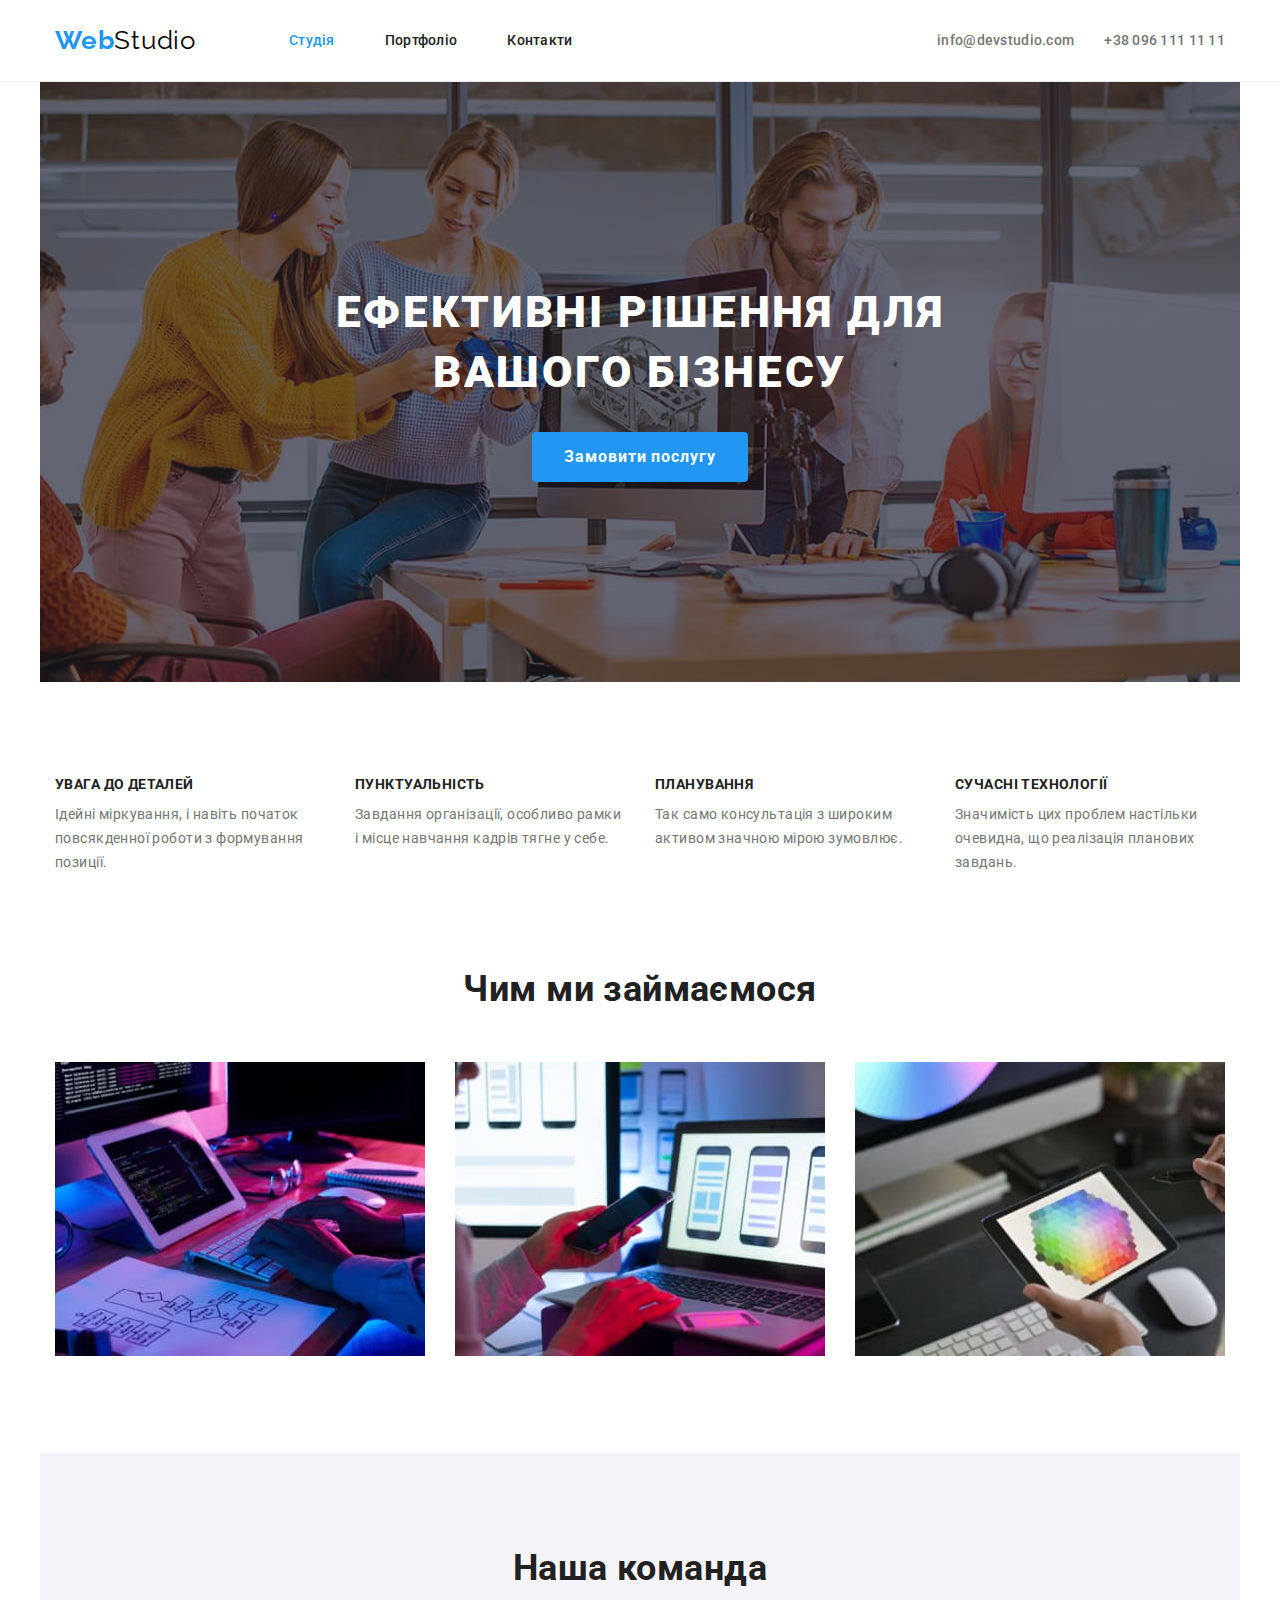
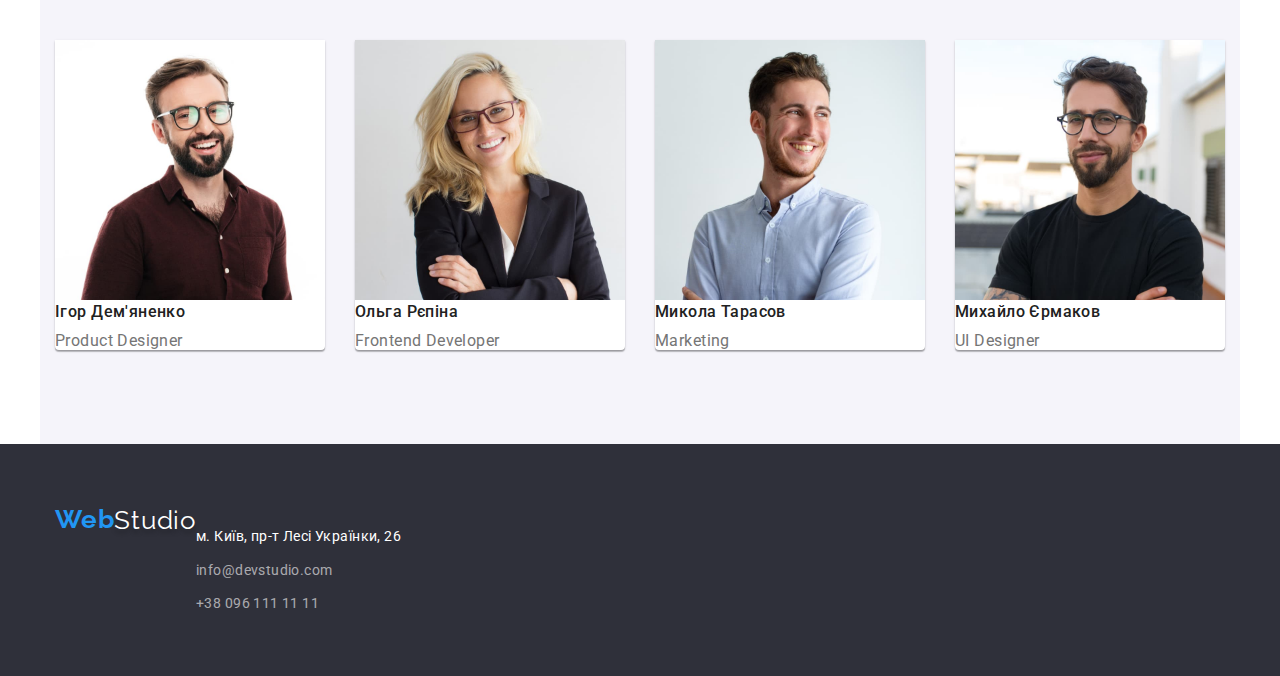
<file: index.html>
<!DOCTYPE html>
<html lang="uk">
<head>
    <meta charset="UTF-8">
    <meta http-equiv="X-UA-Compatible" content="IE=edge">
    <meta name="viewport" content="width=device-width, initial-scale=1.0">
    <title>WebStudio</title>
    <link rel="preconnect" href="https://fonts.googleapis.com"> 
    <link rel="preconnect" href="https://fonts.gstatic.com" crossorigin> 
    <link href="https://fonts.googleapis.com/css2?family=Oleo+Script&family=Raleway:wght@700&family=Roboto:wght@400;500;700;900&display=swap" rel="stylesheet">
    <link rel="stylesheet" href="https://cdnjs.cloudflare.com/ajax/libs/modern-normalize/1.1.0/modern-normalize.min.css">
    <link rel="stylesheet" href="./css/styles.css">
</head>
<body>
    <header class="page-header">
        <nav class="container-nav">
            <a href="./index.html" class="logo-first">Web</a><a href="./index.html" class="logo-second">Studio</a>
            <ul class="list-header">
                <li class="list-header-item"><a href="./index.html" class="header-link link header-link-active">Студія</a></li> 
                <li class="list-header-item"><a href="./portfolio.html" class="header-link">Портфоліо</a></li>
                <li class="list-header-item"><a href="#" class="header-link">Контакти</a></li>
            </ul>
            <ul class="list-header-contact">
            <li class="list-header-item-contact"><a href="mailto:winfo@devstudio.com" class="header-link-contacts">info@devstudio.com</a></li>
            <li class="list-header-item-contact"><a href="tel:+380961111111" class="header-link-contacts">+38 096 111 11 11</a></li>
            </ul>
        </nav>
    </header>
    <section class="container-res first-section">
        <h1 class="first-section-text">ЕФЕКТИВНІ РІШЕННЯ ДЛЯ<br>ВАШОГО БІЗНЕСУ</h1>
        <button class="primary-button" type="button">Замовити послугу</button>
    </section>
    <section class="section-cons container-res">
        <h2 class="section-title" hidden>Наші переваги</h2>
        <ul class="list-cons">
            <li class="list-cons-item">
                <h3 class="section-subtitle">УВАГА ДО ДЕТАЛЕЙ</h3>
                <p class="p-text">Ідейні міркування, і навіть початок повсякденної роботи з формування позиції.</p>
            </li>
            <li class="list-cons-item">
                <h3 class="section-subtitle">ПУНКТУАЛЬНІСТЬ</h3>
                <p class="p-text">Завдання організації, особливо рамки і місце навчання кадрів тягне у себе.</p>
            </li>
            <li class="list-cons-item">
                <h3 class="section-subtitle">ПЛАНУВАННЯ</h3>
                <p class="p-text">Так само консультація з широким активом значною мірою зумовлює.</p>
            </li>
            <li class="list-cons-item">
                <h3 class="section-subtitle">СУЧАСНІ ТЕХНОЛОГІЇ</h3>
                <p class="p-text">Значимість цих проблем настільки очевидна, що реалізація планових завдань.</p>
            </li>
        </ul>
    </section>
    <section class="section-activities container-res">
        <h2 class="section-title">Чим ми займаємося</h2>
        <ul class="list-specialities">
            <li class="list-specialities-item">
                <img src="./images/photo1.jpg" alt="typing" width="370">
            </li>
            <li class="list-specialities-item">
                <img src="./images/photo2.jpg" alt="phones" width="370">
            </li>
            <li class="list-specialities-item">
                <img src="./images/photo3.jpg" alt="tablet" width="370">
            </li>
        </ul>
    </section>
    <section class="section-teammembers container-res">
        <h2 class="section-title-team">Наша команда</h2>
        <ul class="list-members">
            <li class="teammember-frame">
                <img src="./images/person1.jpg" alt="Igor" width="270">
                <h3 class="teammember-name">Ігор Дем'яненко</h3>
                <p class="p-text-teammember">Product Designer</p>
            </li>
            <li class="teammember-frame">
                <img src="./images/person2.jpg" alt="Olga" width="270">
                <h3 class="teammember-name">Ольга Рєпіна</h3>
                <p class="p-text-teammember">Frontend Developer</p>
            </li>
            <li class="teammember-frame">
                <img src="./images/person3.jpg" alt="Mykola" width="270">
                <h3 class="teammember-name">Микола Тарасов</h3>
                <p class="p-text-teammember">Marketing</p>
            </li>
            <li class="teammember-frame">
                <img src="./images/person4.jpg" alt="Mykhailo" width="270">
                <h3 class="teammember-name">Михайло Єрмаков</h3>
                <p class="p-text-teammember">UI Designer</p>
            </li>
        </ul>
    </section>
    <footer class="footer-section">
        <nav class="container-footer">
            <a href="./index.html" class="logo-first">Web</a><a href="./index.html" class="logo-second-footer">Studio</a>
            <address class="adress-footer">
                <ul class="list-footer">
                    <li class="footer-item"><a class="footer-link" href="https://www.google.com/maps/d/u/0/viewer?mid=10uSM3H-mIU3GznYo2szRIEphczw&hl=en_US&ll=50.42732700000001%2C30.538092&z=17" target="_blank" rel="noopener noreferrer nofollow">м. Київ, пр-т Лесі Українки, 26 </a> </li>
                    <li class="footer-item"><a class="footer-link-contacts" href="mailto:winfo@devstudio.com">info@devstudio.com</a></li>
                    <li class="footer-item"><a class="footer-link-contacts" href="tel:+380961111111">+38 096 111 11 11</a></li>
                </ul>
            </address>
        </nav>
    </footer>
</body>
</html>
</file>
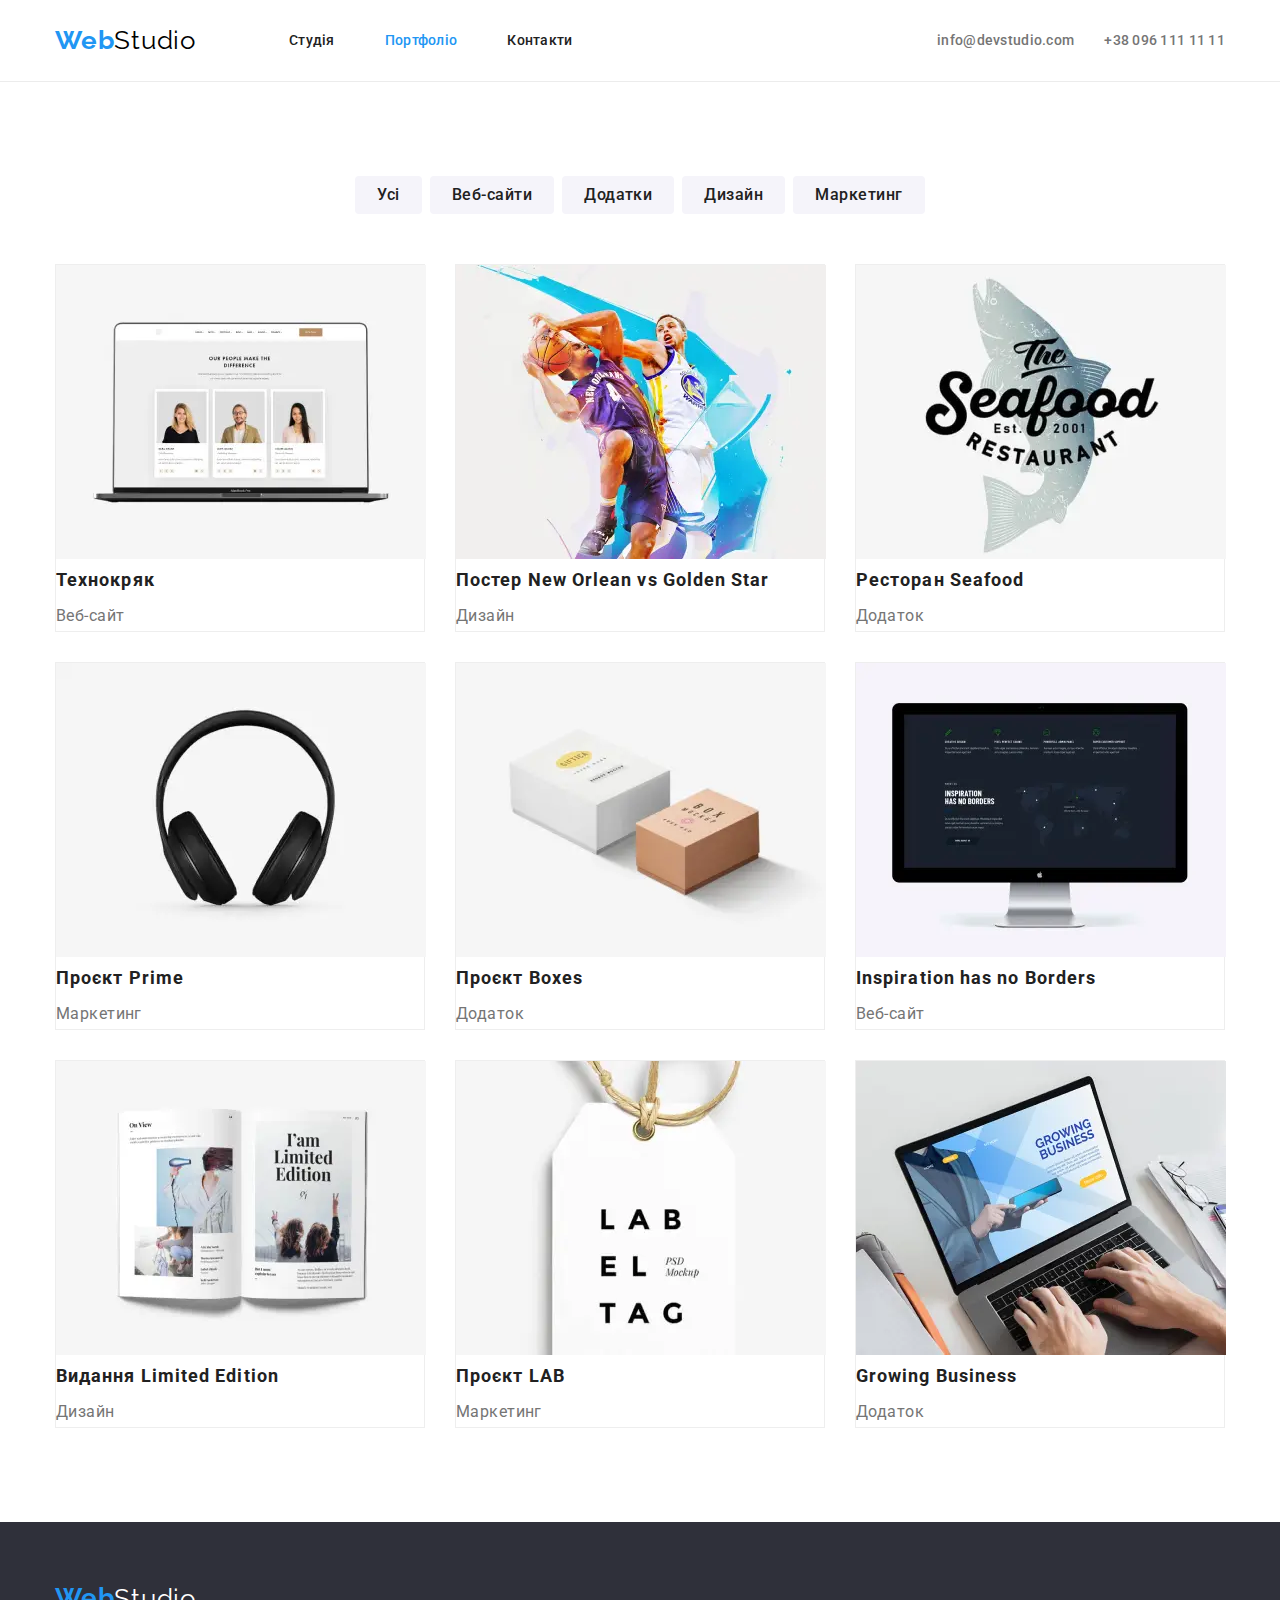
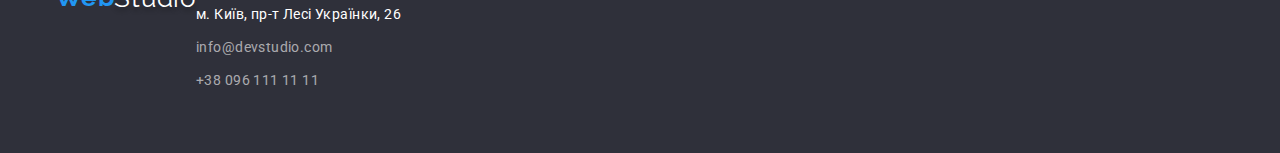
<file: portfolio.html>
<!DOCTYPE html>
<html lang="uk">
<head>
    <meta charset="UTF-8">
    <meta http-equiv="X-UA-Compatible" content="IE=edge">
    <meta name="viewport" content="width=device-width, initial-scale=1.0">
    <title>WebStudio</title>
    <link rel="preconnect" href="https://fonts.googleapis.com"> 
    <link rel="preconnect" href="https://fonts.gstatic.com" crossorigin> 
    <link href="https://fonts.googleapis.com/css2?family=Oleo+Script&family=Raleway:wght@700&family=Roboto:wght@400;500;700;900&display=swap" rel="stylesheet">
    <link rel="stylesheet" href="https://cdnjs.cloudflare.com/ajax/libs/modern-normalize/1.1.0/modern-normalize.min.css">
    <link rel="stylesheet" href="./css/styles.css">
</head>
<body>
    <header class="page-header">
        <nav class="container-nav">
            <a href="./index.html" class="logo-first">Web</a><a href="./index.html" class="logo-second">Studio</a>
            <ul class="list-header">
                <li class="list-header-item"><a href="./index.html" class="header-link">Студія</a></li> 
                <li class="list-header-item"><a href="./portfolio.html" class="header-link link header-link-active">Портфоліо</a></li>
                <li class="list-header-item"><a href="#" class="header-link">Контакти</a></li>
            </ul>
            <ul class="list-header-contact">
            <li class="list-header-item-contact"><a href="mailto:winfo@devstudio.com" class="header-link-contacts">info@devstudio.com</a></li>
            <li class="list-header-item-contact"><a href="tel:+380961111111" class="header-link-contacts">+38 096 111 11 11</a></li>
            </ul>
        </nav>
    </header>
    <main>
        <section class="section-filters container-res">
            <h1 hidden>Filters</h1>
            <ul class="list-filters">
                <li class="portfolio-filter-item"><button class="portfolio-filter" type="button">Усі</button></li>
                <li class="portfolio-filter-item"><button class="portfolio-filter" type="button">Веб-сайти</button></li>
                <li class="portfolio-filter-item"><button class="portfolio-filter" type="button">Додатки</button></li>
                <li class="portfolio-filter-item"><button class="portfolio-filter" type="button">Дизайн</button></li>
                <li class="portfolio-filter-item"><button class="portfolio-filter" type="button">Маркетинг</button></li>
            </ul>
            <ul class="portfolio-filter-elements">
            <li class="portfolio-frame">
                <a> 
                    <img src="./images/technocriak.webp" alt="Technocriak" width="370">
                    <h2 class="portfolio-element">Технокряк</h2>
                    <p class="portfolio-group">Веб-сайт</p>
                </a> 
            </li>
            <li class="portfolio-frame">
                <a> 
                    <img src="./images/goldenstar.webp" alt="Goldenstar" width="370">
                    <h2 class="portfolio-element">Постер New Orlean vs Golden Star</h2>
                    <p class="portfolio-group">Дизайн</p>
                </a>
            </li>
            <li class="portfolio-frame">
                <a> 
                    <img src="./images/seafood.webp" alt="Seafood" width="370">
                    <h2 class="portfolio-element">Ресторан Seafood</h2>
                    <p class="portfolio-group">Додаток</p>
                </a>
            </li>
            <li class="portfolio-frame">
                <a> 
                    <img src="./images/headphones.webp" alt="Headphones" width="370">
                    <h2 class="portfolio-element">Проєкт Prime</h2>
                    <p class="portfolio-group">Маркетинг</p>
                </a>
            </li>
            <li class="portfolio-frame">
                <a> 
                    <img src="./images/boxes.webp" alt="Boxes" width="370">
                    <h2 class="portfolio-element">Проєкт Boxes</h2>
                    <p class="portfolio-group">Додаток</p>
                </a>
            </li>
            <li class="portfolio-frame">
                <a> 
                    <img src="./images/desktop.webp" alt="Desktop" width="370">
                    <h2 class="portfolio-element">Inspiration has no Borders</h2>
                    <p class="portfolio-group">Веб-сайт</p>
                </a>
            </li>
            <li class="portfolio-frame">
                <a> 
                    <img src="./images/book.webp" alt="Publish house" width="370">
                    <h2 class="portfolio-element">Видання Limited Edition</h2>
                    <p class="portfolio-group">Дизайн</p>
                </a>
            </li>
            <li class="portfolio-frame">
                <a> 
                    <img src="./images/label.webp" alt="Label" width="370">
                    <h2 class="portfolio-element">Проєкт LAB</h2>
                    <p class="portfolio-group">Маркетинг</p>
                </a>
            </li>
            <li class="portfolio-frame">
                <a> 
                    <img src="./images/laptop.webp" alt="Laptop" width="370">
                    <h2 class="portfolio-element">Growing Business</h2>
                    <p class="portfolio-group">Додаток</p>
                </a>
            </li>
            </ul>
        </section>
    </main>
    <footer class="footer-section">
        <nav class="container-footer">
            <a href="./index.html" class="logo-first">Web</a><a href="./index.html" class="logo-second-footer">Studio</a>
            <address class="adress-footer">
                <ul class="list-footer">
                    <li class="footer-item"><a class="footer-link" href="https://www.google.com/maps/d/u/0/viewer?mid=10uSM3H-mIU3GznYo2szRIEphczw&hl=en_US&ll=50.42732700000001%2C30.538092&z=17" target="_blank" rel="noopener noreferrer nofollow">м. Київ, пр-т Лесі Українки, 26 </a> </li>
                    <li class="footer-item"><a class="footer-link-contacts" href="mailto:winfo@devstudio.com">info@devstudio.com</a></li>
                    <li class="footer-item"><a class="footer-link-contacts" href="tel:+380961111111">+38 096 111 11 11</a></li>
                </ul>
            </address>
        </nav>
    </footer>
</body>
</html>
</file>
<file: css/styles.css>
html{
    box-sizing: border-box;
}
:root{
    --color-secondary: #212121;
    --color-primary: #757575;
    --color-brand: #2196F3;
    --color-inverted: #FFFFFF;
}
*,
*::before, 
*::after {
   Box-sizing: inherit;
}
body{
font-family: 'Roboto', sans-serif;
color: var(--color-primary);
background-color: var(--color-inverted);
font-size: 14px;
letter-spacing: 0.03em;
margin: 0px;
padding: 0px;
}
.page-header{
    border-bottom: 1px solid #ECECEC;
}
.container-nav{
    display: flex;
    margin-left: auto;
    margin-right: auto;
    width: 1200px;
    padding-left: 15px;
    padding-right: 15px;
    align-items: center;
    justify-content: center;
}
.container-footer{
    display: flex;
    margin-left: auto;
    margin-right: auto;
    width: 1200px;
    padding-left: 15px;
    padding-right: 15px;
}
.weblinks-footer{
    font-weight: 700;
    font-size: 14px;
    line-height: 1.17;
    text-transform: uppercase;
    color: var(--color-inverted);
    margin: 0px;
    margin-bottom: 20px
}
.section-weblinks{
margin-left: 70px;
margin-top: 12px;
letter-spacing: 0.03em;
}
.web-list-footer{
list-style: none;
display: flex;
margin: 0px;
padding: 0px;
justify-content: center;
gap: 10px;
}
.web-link-footer{
width: 44px;
height: 44px;
display: flex;
align-items: center;
justify-content: center;
background-color: rgba(255, 255, 255, 0.1);
border-radius: 50%;
}
.web-link-footer:hover{
background-color: var(--color-brand)
}
.web-link-footer:focus{
background-color: var(--color-brand)
}
.web-icon-footer{
fill: var(--color-inverted);
}
.primary-button{
display: inline-block;
color: var(--color-inverted);
background-color: var(--color-brand);
font-family: 'Roboto', sans-serif;
border: none;
text-align: center;
cursor: pointer;
min-width: 216px;
font-size: 16px;
font-weight: 700;
line-height: 1.88;
letter-spacing: 0.06em;
border-radius: 4px;
padding: 10px 32px;
margin-left: auto;
margin-right: auto;
display: flex;
}
.primary-button:hover{
color: var(--color-inverted);
background-color: var(--color-brand);
box-shadow: 0px 4px 4px rgba(0, 0, 0, 0.15);
}
.primary-button:focus{
color: var(--color-inverted);
background-color: var(--color-brand);
box-shadow: 0px 4px 4px rgba(0, 0, 0, 0.15);
}
.primary-button:active{
color: var(--color-inverted);
background-color: var(--color-brand);
}
.portfolio-filter{
display: inline-block;
color: var(--color-secondary);
background-color: #F5F4FA;
font-family: 'Roboto', sans-serif;
border: none;
border-radius: 4px;
font-weight: 500;
font-size: 16px;
letter-spacing: 0.03em;
line-height: 1.63;
padding: 6px 22px;
text-align: center;
border-style: none;
cursor: pointer;
}
.portfolio-filter-item{
margin-right: 8px;
}
.portfolio-filter-item:last-child{
margin-right: 0px;
}
.portfolio-filter:hover, .portfolio-filter:focus, .portfolio-filter:active{
box-shadow: 0px 3px 1px rgba(0, 0, 0, 0.1), 0px 1px 2px rgba(0, 0, 0, 0.08), 0px 2px 2px rgba(0, 0, 0, 0.12);
color: var(--color-inverted);
background-color: var(--color-brand);
}
.header-link{
display: block;
font-weight: 500;
line-height: 1.2;
letter-spacing: 0.02em;
text-decoration: none;
list-style: none;
color: var(--color-secondary);
padding-top: 32px;
padding-bottom: 32px;
}
.header-link:hover, .header-link:focus, .header-link-active {
color: var(--color-brand);
}
.header-link-contacts{
display: flex;
align-items: center;
font-weight: 500;
line-height: 1.2;
letter-spacing: 0.02em;
text-decoration: none;
list-style: none;
color: var(--color-primary);
}
.list-header-contact{
    display: flex;
    list-style: none;
    margin: 0px;
    padding: 0px;
    margin-left: auto;
    margin-right: 0px;
}
.list-header-icon{
    background-position: 0px 2px;
    margin-right: 10px;
    fill: var(--color-primary)
}
.list-header-contact:last-child{
margin-right: 0px;
}
.header-link-contacts:hover {
color: var(--color-brand);
}
.header-link-contacts:hover .list-header-icon{
fill: var(--color-brand);
}
.header-link-contacts:focus {
color: var(--color-brand);
}
.header-link-contacts:focus .list-header-icon{
fill: var(--color-brand);
}
.footer-link{
font-weight: 400;
line-height: 1.8;
text-decoration: none;
list-style: none;
font-style: normal;
color: var(--color-inverted);
}
.footer-link:hover {
color: var(--color-brand);
}
.footer-link:focus {
color: var(--color-brand);
}
.footer-link-active{
color: var(--color-brand);
}
.first-section{
background: #C4c4c4;
background-image: linear-gradient(rgba(47, 48, 58, 0.4), rgba(47, 48, 58, 0.4)), url('../images/background.jpg');
background-repeat: no-repeat;
background-position: center;
margin: auto;
background-size: auto;
max-width: 1600px;
padding-bottom: 200px;
align-items: center;
padding-top: 200px;
}
.initial-section{
background: #F5F5F5;
margin-top: 0px;
margin-bottom: 0px;
}
.first-section-text{
margin: 0px;
margin-bottom: 30px;
font-weight: 900;
font-size: 44px;
line-height: 60px;
text-align: center;
letter-spacing: 0.06em;
text-transform: uppercase;
color: #FFFFFF;
margin-left: auto;
margin-right: auto;
}
.section-subtitle{
font-weight: 700;
font-size: 14px;
line-height: 1.2;
text-transform: uppercase;
color: var(--color-secondary);
margin: 0px;
margin-bottom: 10px;
}
.section-title{
font-weight: 700;
font-size: 36px;
line-height: 1.2;
text-align: center;
color: var(--color-secondary);
margin: 0px;
margin-left: auto;
margin-right: auto;
}
.section-title-team{
    font-weight: 700;
font-size: 36px;
line-height: 1.2;
text-align: center;
color: var(--color-secondary);
margin-left: auto;
margin-right: auto;
margin-bottom: 50px;
margin-top: 0px;
}
.portfolio-element{
font-weight: 700;
font-size: 18px;
line-height: 2;
letter-spacing: 0.06em;
color: var(--color-secondary);
margin-bottom: 4px;
margin-top: 0px;
}
.portfolio-group{
font-weight: 400;
font-size: 16px;
line-height: 1.8;
margin: 0px;
}
.portfolio-frame{
box-sizing: border-box;
background: #FFFFFF;
border: 1px solid #EEEEEE;
width: 370px;
list-style: none;
}
.portfolio-frame:hover{
box-shadow: 0px 1px 1px rgba(0, 0, 0, 0.12), 0px 4px 4px rgba(0, 0, 0, 0.06), 1px 4px 6px rgba(0, 0, 0, 0.16);
}
.teammember-frame{
background: #FFFFFF;
box-shadow: 0px 1px 3px rgba(0, 0, 0, 0.12), 0px 1px 1px rgba(0, 0, 0, 0.14), 0px 2px 1px rgba(0, 0, 0, 0.2);
border-radius: 0px 0px 4px 4px;
list-style: none;
width: 270px;
margin-right: 30px;
}
.teammember-frame:last-child{
margin-right: 0px;
}
.logo-first{   
font-family: 'Raleway';
font-style: normal;
font-weight: 700;
font-size: 26px;
line-height: 1.2;
letter-spacing: 0.03em;
color: var(--color-brand);
text-decoration: none;
}
.logo-second{
font-family: 'Raleway';
font-style: normal;
font-weight: 400;
font-size: 26px;
line-height: 1.3;
letter-spacing: 0.03em;
color: #000000;
text-decoration: none;
list-style: none;
margin-right: 93px;
}
.logo-second-footer{
font-family: 'Raleway';
font-style: normal;
font-weight: 400;
font-size: 26px;
line-height: 1.3;
letter-spacing: 0.03em;
color: #FFFFFF;
text-decoration: none;
list-style: none;
text-shadow: 0px 4px 4px rgba(0, 0, 0, 0.25);
}
.list-header{
display: flex;
list-style: none;
margin: 0px;
padding: 0px;
margin-left: 0px;
margin-right: 0px;
}
.list-header-item{
margin-right: 50px;
}
.list-header-item:last-child{
margin-right: 0px;
}
.list-header-item-contact{
    margin-right: 30px;
    }
    .list-header-item-contact:last-child{
    margin-right: 0px;
    }


.list-footer{
list-style: none;
margin: 0px;
padding: 0px;
}
.list-cons{
list-style: none;
display: flex;
margin:0pt;
padding: 0px;
margin-left: auto;
margin-right: auto;
}
.list-cons-img{
width: 100%;
height: 120px;
border: none;
border-radius: 4px;
display: flex;
align-items: center;
justify-content: center;
background-color: #F5F4FA;
margin-bottom: 30px;
}
.list-specialities{
    list-style: none;
    display: flex;
    margin-top: 50px;
    padding: 0px;
    margin-left: auto;
    margin-right: auto;
    margin-bottom: 0px;
    }
.list-specialities-item{
margin-right: 30px;
}
.list-specialities-item:last-child{
margin-right: 0px;
}
.list-filters{
    list-style: none;
    display: flex;
    margin-top: 0px;
    padding: 0px;
    justify-content: center;
    margin-left: auto;
    margin-right: auto;
    margin-bottom: 0px;
}
.list-members{
    width: 1200px;
    list-style: none;
    display: flex;
    margin-top: 0px;
    padding: 0px;
    margin-left: auto;
    margin-right: auto;
    margin-bottom: 0px;
    }
.web-list{
list-style: none;
display: flex;
margin-bottom: 30px;
padding: 0px;
justify-content: center;
gap: 10px;
}
.web-link{
width: 44px;
height: 44px;
display: flex;
align-items: center;
justify-content: center;
background-color: #ffffff;
border-radius: 50%;
}
.web-link:hover{
background-color: var(--color-brand);
}
.web-link:hover .web-icon{
fill: var(--color-inverted)
}
.web-link:focus{
    background-color: var(--color-brand);
    }
    .web-link:focus .web-icon{
    fill: var(--color-inverted)
    }
.web-icon{
fill: #AFB1B8;
}
.footer-section{
background: #2F303A;
padding-top: 60px;
margin: 0px;
padding-bottom: 60px;
}
.p-text{
line-height: 1.71;
font-weight: 400;
margin: 0px;
}
.p-text-teammember{
line-height: 1.17;
font-size: 16px;
font-weight: 400;
margin: 0px;
padding: 0px;
}
.teammember-name{
width: 270px;
font-weight: 500;
font-size: 16px;
line-height: 1.17;
color: var(--color-secondary);
margin: 0px;
padding: 0px;
margin-bottom: 10px;
}
.container-teammember{
text-align: center;
padding-top: 30px;
padding-bottom: 16px;
}
.footer-link-contacts{
font-weight: 400;
line-height: 1.71;
text-decoration: none;
list-style: none;
font-style: normal;
color: rgba(255, 255, 255, 0.6);
}
.footer-link-contacts:hover {
color: var(--color-brand);
}
.footer-link-contacts:focus {
color: var(--color-brand);
}
.footer-link-contacts:active{
color: var(--color-brand);
}
.section-teammembers{
background-color: #F5F4FA;
padding-top: 94px;
padding-bottom: 94px;
}
.footer-item{
margin-bottom: 9px;
}
.footer-item:last-child{
margin-bottom: 0px;
}
.section-cons{
padding-top: 94px;
padding-bottom: 94px;
background-color: var(--color-inverted);
}
.list-cons-item{
margin-right: 30px;
width: 370px;
}
.list-cons-item:last-child{
margin-right: 0px;  
}
.section-activities{
    margin: 0pt;
padding-bottom: 94px;
background-color: var(--color-inverted);
align-items: center;
}
.adress-footer{
margin-top: 20px;
}
.section-filters{
padding-top: 94px;
padding-bottom: 94px;
background-color: var(--color-inverted);
margin: 0px;
}
.portfolio-filter-elements{
margin-right: auto;
margin-left: auto;
margin-top: 50px;
margin-bottom: 0px;
display: flex;
flex-wrap: wrap;
gap: 30px;
list-style: none;
padding-left: 0px;
}
.portfolio-item{
padding: 20px 24px;
}
.container-res{    
padding-left: 15px;
padding-right: 15px;
margin-left: auto;
margin-right: auto;
width: 1200px;
}
.section-partners{
background-color: var(--color-inverted);
padding-top: 94px;
padding-bottom: 94px;
}
.clients-list{
list-style: none;
display: flex;
gap: 30px;
margin: 0px;
padding: 0px;
margin-top: 50px;
}
.clients-item{
width: calc((100%-60px)/6);
}
.clients-link{
width: 100%;
height: 92px;
border: 1px solid #AFB1B8;
border-radius: 4px;
display: flex;
align-items: center;
justify-content: center;
background-color: #ffffff;
}
.web-icon-client{
fill: #AFB1B8;
}
.clients-link:hover{
border: 1px solid var(--color-brand);  
}
.clients-link:hover .web-icon-client{
fill: var(--color-brand);  
}
.clients-link:focus{
border: 1px solid var(--color-brand);  
}
.clients-link:focus .web-icon-client{
fill: var(--color-brand);  
}
</file>
